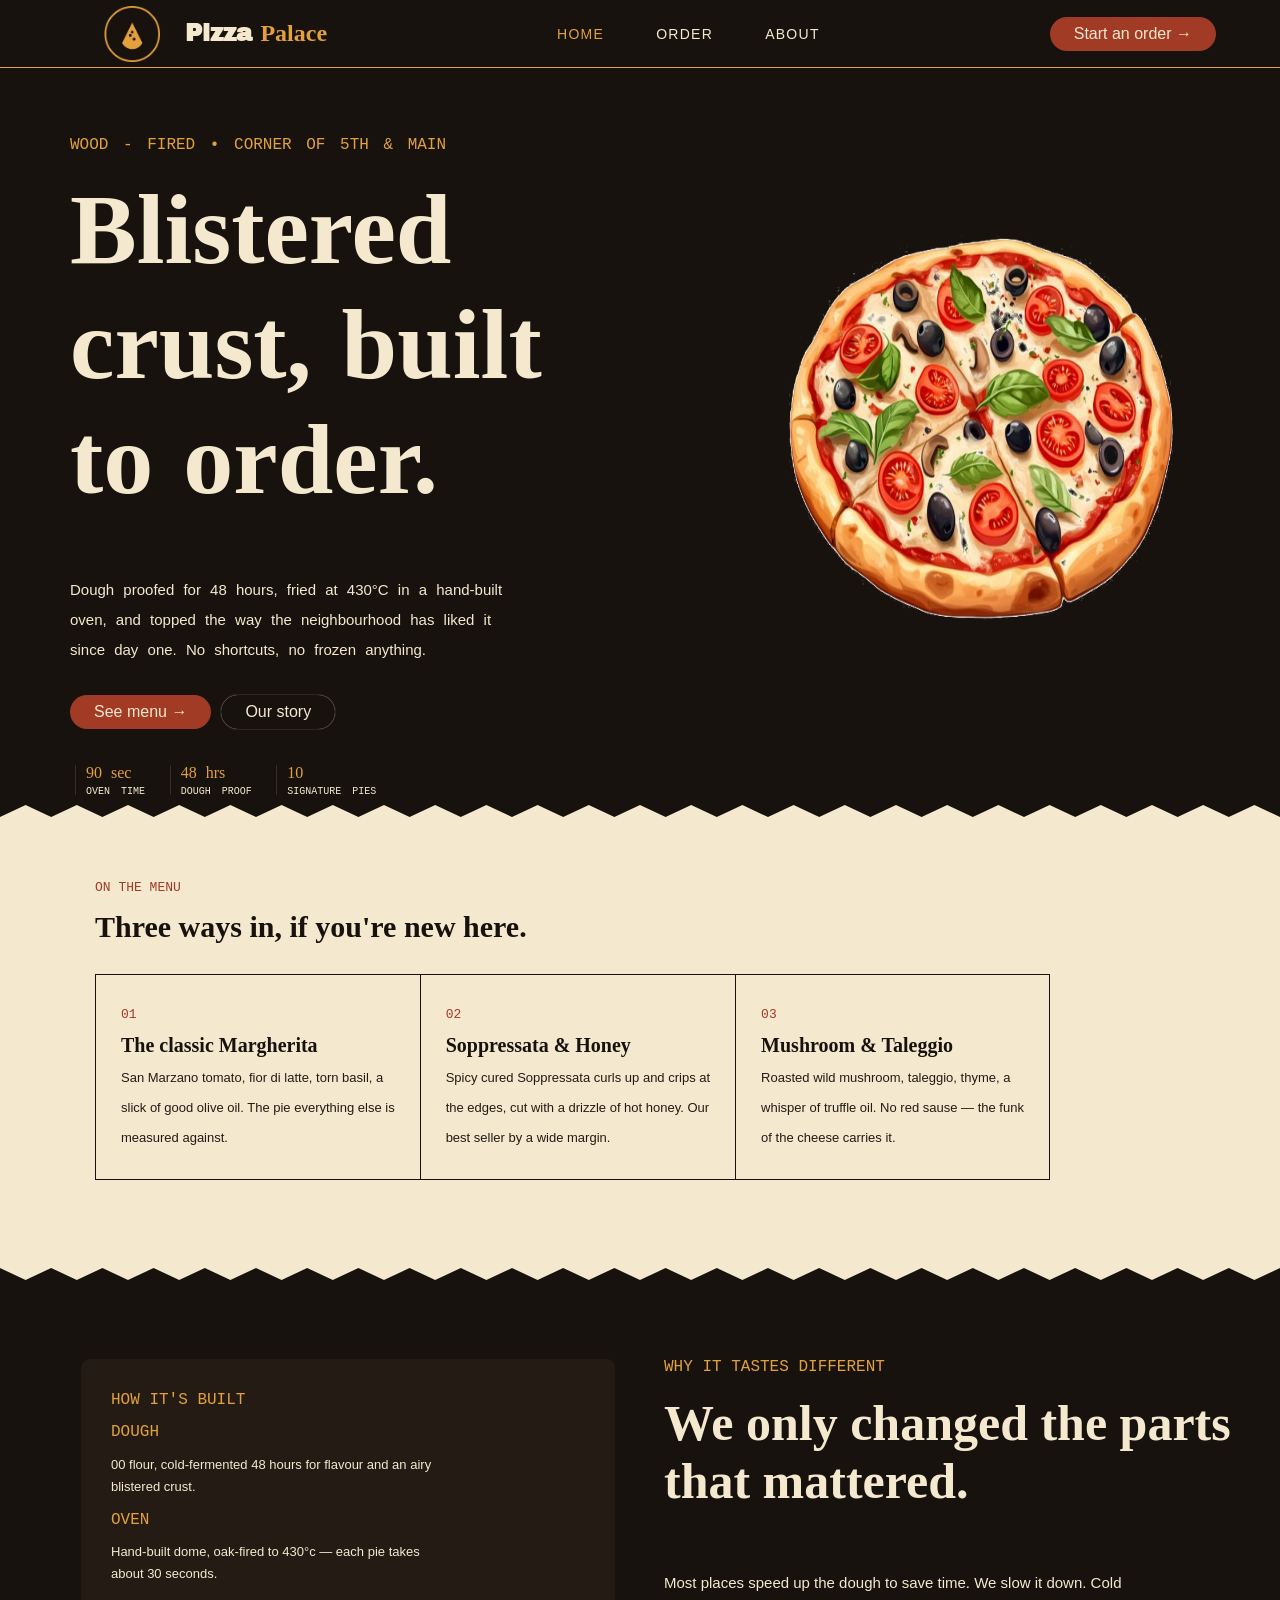
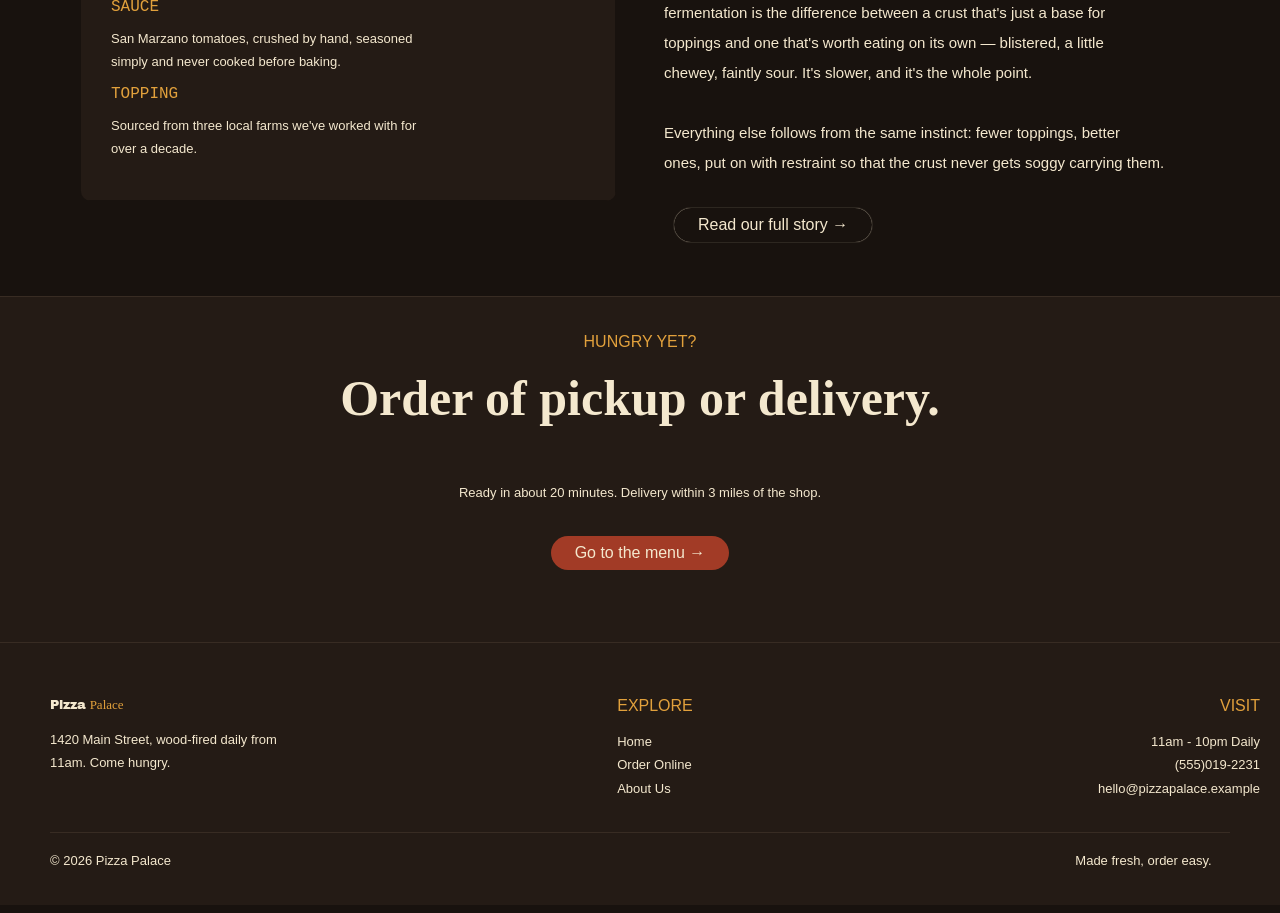
<file: index.html>
<!DOCTYPE html>
<html lang="en">

<head>
    <meta charset="UTF-8">
    <meta name="viewport" content="width=device-width, initial-scale=1.0">
    <title>Pizza Palace</title>
    <link rel="stylesheet" href="css/main.css">
    <link rel="preconnect" href="https://fonts.googleapis.com">
    <link rel="preconnect" href="https://fonts.gstatic.com" crossorigin>
    <link
        href="https://fonts.googleapis.com/css2?family=Archivo+Black&family=Cinzel:wght@400..900&family=Elsie:wght@400;900&display=swap"
        rel="stylesheet">
</head>

<body>
    <header class="header-main">
        <nav class="header-main-nav">
            <div class="logo">
                <img src="pizza-palace-icon-only.png" alt="Pizza Palace" height="90px">
                <p>
                <h1>Pizza <span-1>Palace</span-1></h1>
                </p>
            </div>
            <ul id="site-menu">
                <li><a href="index.html">HOME</a></li>
                <li><a href="order.html">ORDER</a></li>
                <li><a href="about.html">ABOUT</a></li>
            </ul>
            <div class="start-btt">
                <a href="order.html">
                    <button class="start-bt">Start an order →</button>
                </a>
            </div>
            <button class="menu-toggle" type="button" aria-expanded="false" aria-controls="site-menu">
                <span></span>
                <span></span>
                <span></span>
                <span class="sr-only">Open menu</span>
            </button>
        </nav>

    </header>
    <br>
    <br>
    <header>
        <div class="container">
            <div class="main">
                <img src="pizza icon black.png" alt="pizza palace" width="400px" height="600px" class="side-image">
                <p>WOOD - FIRED • CORNER OF 5TH & MAIN</p>
                <br>
                <span>
                    <p>
                    <h1>Blistered<br /> crust, built<br /> to order.</h1>
                    </p>
                </span>
                </br>
                <span-2>
                    <p>Dough proofed for 48 hours, fried at 430°C in a hand-built</br> oven, and topped the way the
                        neighbourhood has liked it</br> since day one. No shortcuts, no frozen anything.</p>
                </span-2>
                </br>
                <nav class="main-nav">
                    <a href="order.html">
                        <button class="main-nav-bt">See menu →</button>
                    </a>
                    <a href="about.html">
                        <button class="nav-btt">Our story</button>
                    </a>
                </nav>
                <br>
                <br>
                <div class="text">
                    <div> 90 sec</div>
                    <div> <span-3>OVEN TIME</span-3></div>
                </div>
                <div class="text">
                    <div> 48 hrs</div>
                    <div><span-3>DOUGH PROOF</span-3></div>
                </div>
                <div class="text">
                    <div>10</div>
                    <div><span-3>SIGNATURE PIES</span-3></div>
                </div>
            </div>
        </div>
        <div class="mid">
            <div class="half">
                <br>
                <br>
                <br>
                <br>
                <br>
                <p class="mid-text">ON THE MENU</p>
                <br>
                <table>
                    <caption><span-7>Three ways in, if you're new here.</span-7> </caption>
                    <thead>
                        <tr>
                            <td>01<br> <span-4>The classic Margherita</span-4> <br><span-5>San Marzano tomato,
                                    fior di latte, torn basil, a<br> slick of good olive oil. The pie everything
                                    else is<br> measured against.</span-5></td>
                            <td>02<br> <span-4>Soppressata & Honey</span-4> <br><span-5>Spicy cured Soppressata
                                    curls up and crips at<br> the edges, cut with a drizzle of hot honey.
                                    Our<br> best seller by a wide margin.</span-5></td>
                            <td>03<br> <span-4>Mushroom & Taleggio</span-4> <br><span-5>Roasted wild mushroom,
                                    taleggio, thyme, a<br> whisper of truffle oil. No red sause — the funk<br>
                                    of the cheese carries it.</span-5></td>
                        </tr>
                    </thead>
                </table>
            </div>
    </header>
    <div class="lower-content">
        <table>
            <colgroup>
                <col span="1" class="idnm" />
            </colgroup>
            <tr>
                <td>
                    <div class="foot-table">HOW IT'S BUILT</div><br><br>
                    <div class="foot-table">DOUGH</div>
                    <div class="foot-table"><span-6>00 flour, cold-fermented 48 hours for flavour and an airy<br>
                            blistered crust.</span-6></div><br>
                    <div class="foot-table">OVEN</div>
                    <div class="foot-table"><span-6>Hand-built dome, oak-fired to 430°c — each pie takes<br> about 30
                            seconds.</span-6></div><br>
                    <div class="foot-table">SAUCE</div>
                    <div class="foot-table"><span-6>San Marzano tomatoes, crushed by hand, seasoned<br> simply and never
                            cooked before baking.</span-6></div><br>
                    <div class="foot-table">TOPPING</div>
                    <div class="foot-table"><span-6>Sourced from three local farms we've worked with for<br> over a
                            decade.</span-6></div>
                </td>
            </tr>
        </table>
        <div class="side-text">
            <p>WHY IT TASTES DIFFERENT</p>
            <br>
            <span>
                <p>We only changed the parts that mattered.</p>
            </span>
            <br>
            <span-2>
                <p>Most places speed up the dough to save time. We slow it down. Cold<br> fermentation is the difference
                    between a crust that's just a base for<br> toppings and one that's worth eating on its own —
                    blistered, a little<br> chewey, faintly sour. It's slower, and it's the whole point.</p>
            </span-2>
            <br>
            <span-2>
                <p>Everything else follows from the same instinct: fewer toppings, better<br> ones, put on with
                    restraint so that the crust never gets soggy carrying them.</p>
            </span-2>
            <br>
            <nav>
                <a href="about.html">
                    <button class="nav-btt">Read our full story → </button>
                </a>
            </nav>
            <br>
            <br>
            <br>
        </div>
    </div>
    <hr class="line">
</body>
<footer class="footer">
    <div class="last">
        <br>
        <br>
        <p align="center">HUNGRY YET?</p>
        <br>
        <span>
            <p align="center">Order of pickup or delivery.</p>
        </span>
        <br>
        <span-6>
            <p align="center">Ready in about 20 minutes. Delivery within 3 miles of the shop.</p>
        </span-6>
        <br>
        <br>
        <nav>
            <a href="order.html">
                <button class="last-bt">Go to the menu →</button>
            </a>
        </nav>
        <br>
        <br>
        <br>
        <br>
        <hr class="line">
        <br>
        <br>
        <br>
        <div class="last-text">
            <div class="bottom">
                <div>
                    <p><span-8>Pizza</span-8> <span-1>Palace</span-1></p>
                </div>
                <br>
                <div><span-6>1420 Main Street, wood-fired daily from<br> 11am. Come hungry.</span-6></div>
            </div>
            <div class="bottom">
                <div><span-9>EXPLORE</span-9></div>
                <br>
                <div><span-6><a href="index.html">Home</a><br> <a href="order.html">Order Online</a><br> <a href="about.html">About Us</a></span-6></div>
            </div>
            <div class="bottom">
                <div><span-9>VISIT</span-9></div>
                <br>
                <div><span-6>11am - 10pm Daily<br> (555)019-2231<br> hello@pizzapalace.example</span-6></div>
            </div>
        </div>
        <hr class="short-centered">
        <br>
        <span-6 class="copyright">&copy; 2026 Pizza Palace</span-6>
        <span-6 class="remark">Made fresh, order easy.</span-6>
    </div>
    <br>
    <br>
</footer>
<script src="script.js"></script>

</html>
</file>
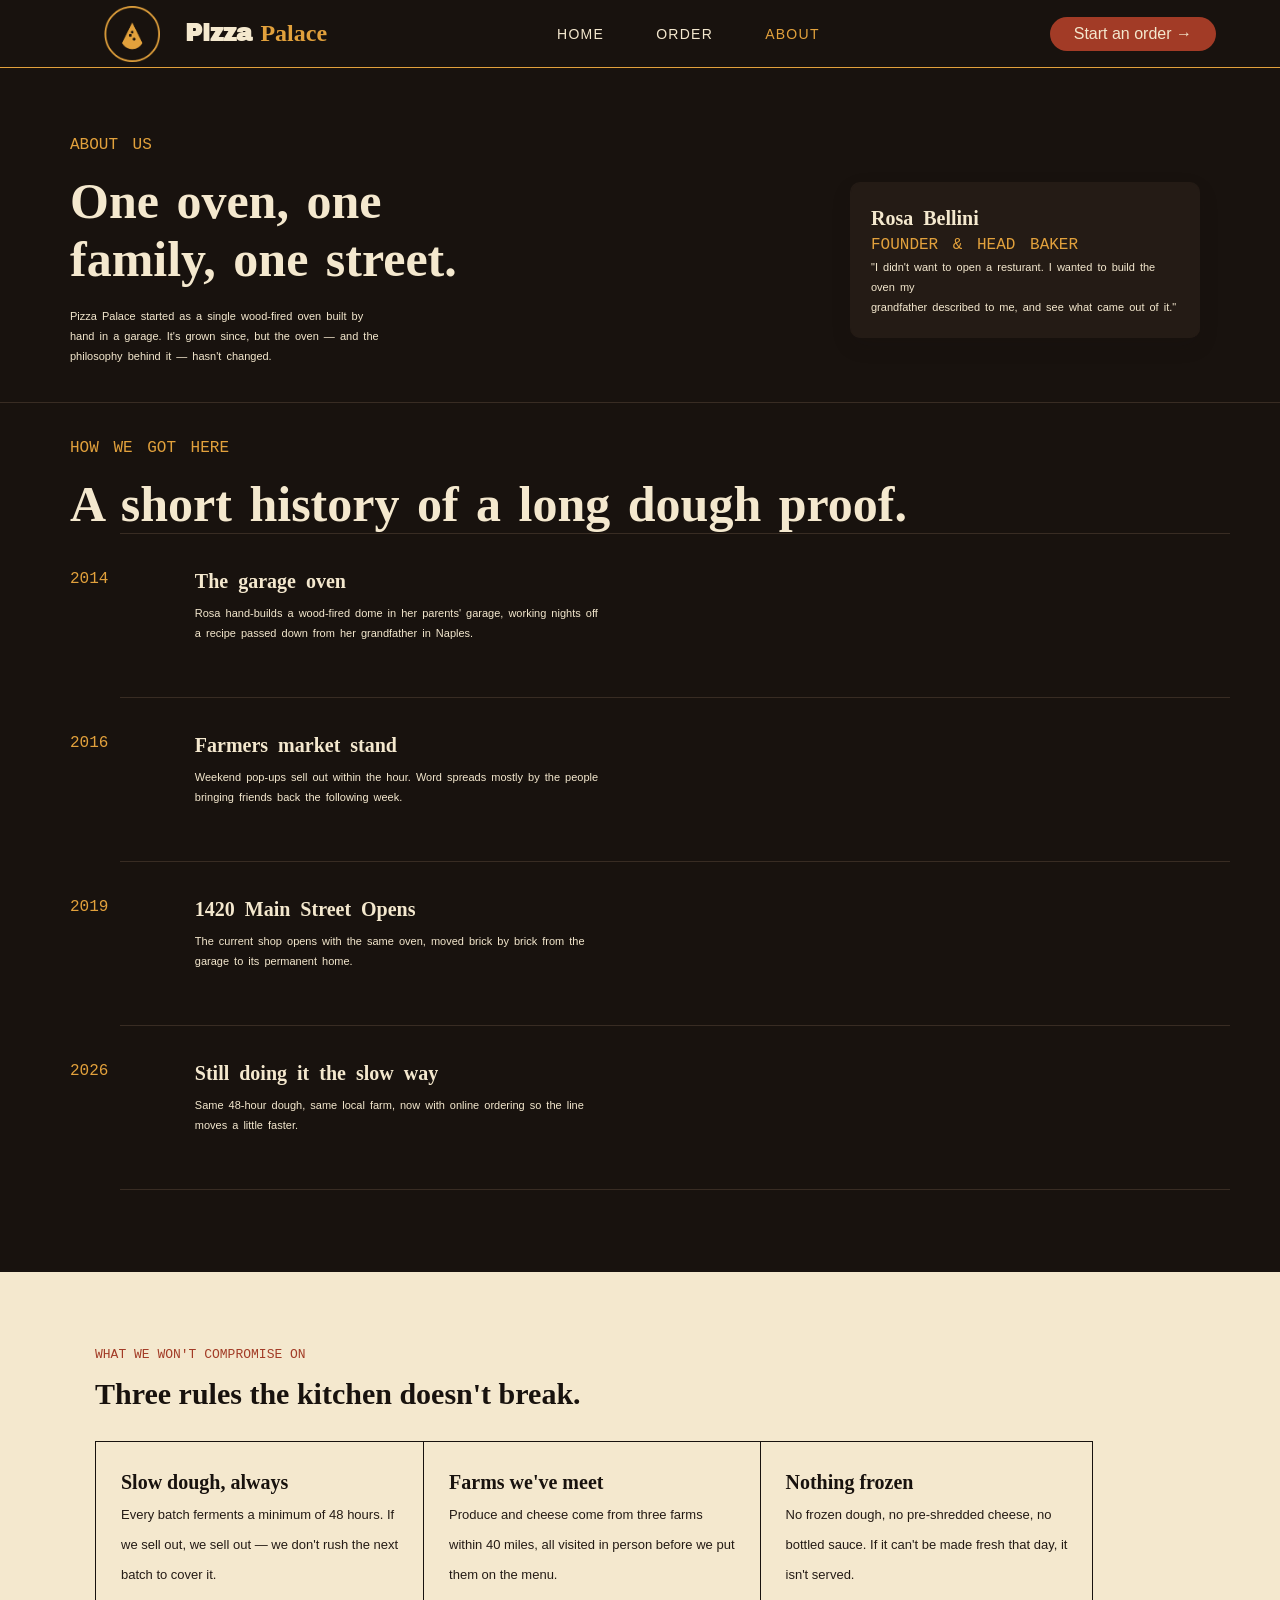
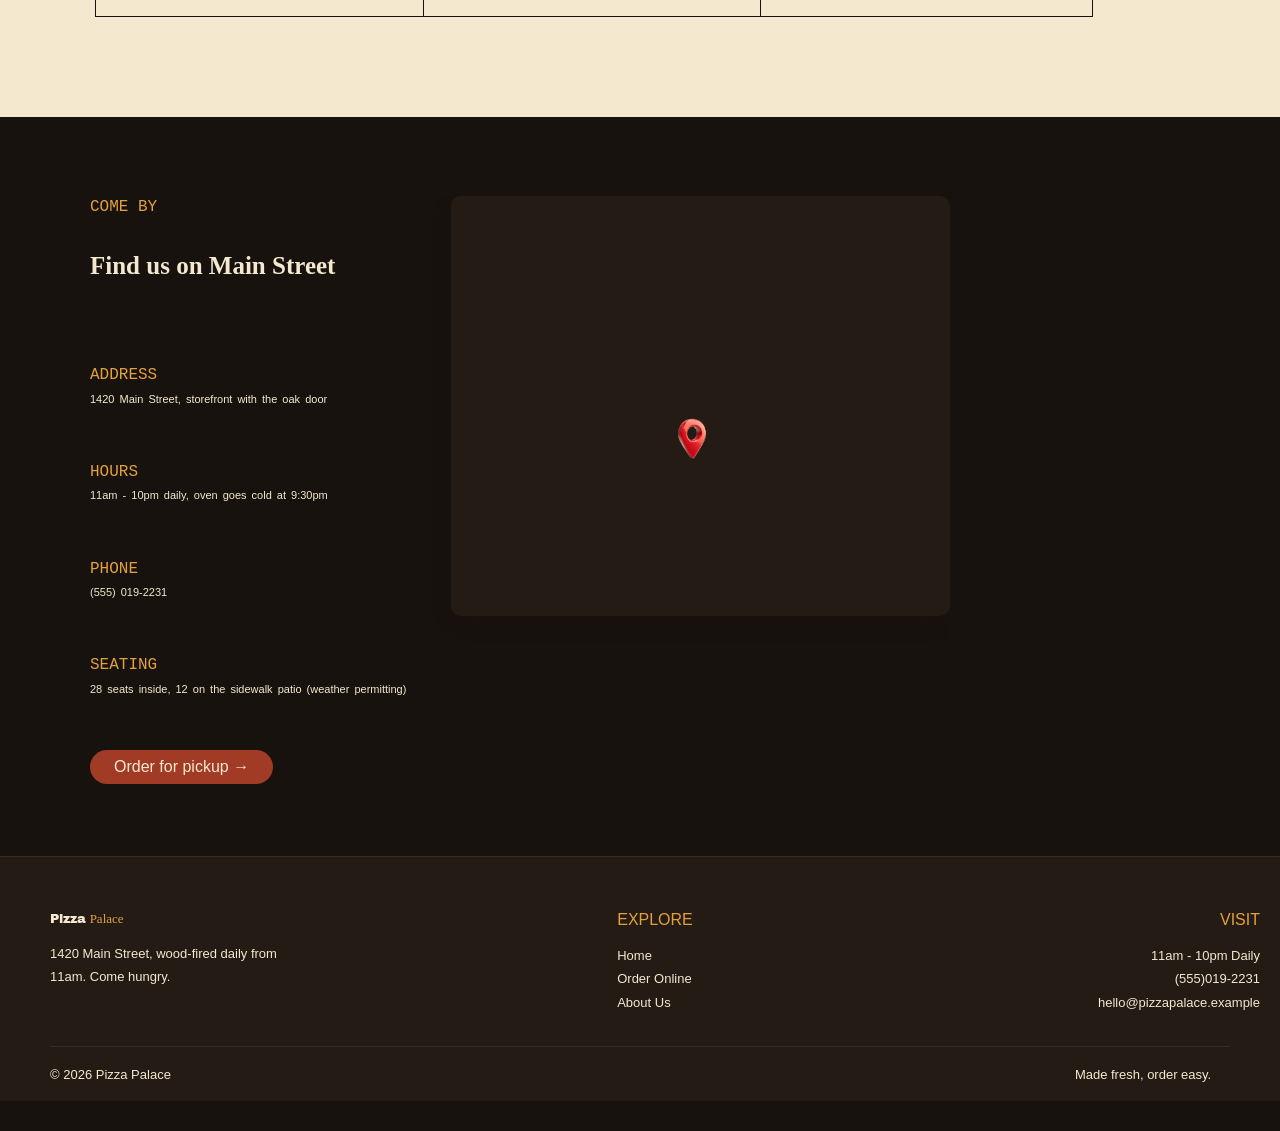
<file: about.html>
<!DOCTYPE html>
<html lang="en">

<head>
    <meta charset="UTF-8">
    <meta name="viewport" content="width=device-width, initial-scale=1.0">
    <title>About Us</title>
    <link rel="stylesheet" href="style.css">
    <link
        href="https://fonts.googleapis.com/css2?family=Archivo+Black&family=Cinzel:wght@400..900&family=Elsie:wght@400;900&display=swap"
        rel="stylesheet">
</head>

<body>
    <header class="header-main">
        <nav class="header-main-nav">
            <div class="logo">
                <img src="pizza-palace-icon-only.png" alt="Pizza Palace" height="90px">
                <p>
                <h1>Pizza <span-1>Palace</span-1></h1>
                </p>
            </div>
            <ul id="site-menu">
                <li><a href="index.html">HOME</a></li>
                <li><a href="order.html">ORDER</a></li>
                <li><a href="about.html">ABOUT</a></li>
            </ul>
            <div class="start-btt">
                <a href="order.html">
                    <button class="start-bt">Start an order →</button>
                </a>
            </div>
            <button class="menu-toggle" type="button" aria-expanded="false" aria-controls="site-menu">
                <span></span>
                <span></span>
                <span></span>
                <span class="sr-only">Open menu</span>
            </button>
        </nav>

    </header>
    <br>
    <br>
    <header>
        <div class="container">
            <div class="main">
                <p>ABOUT US</p>
                <div class="about-section">
                    <div class="about-text-wrapper">
                        <br>
                        <span>
                            <h1>One oven, one<br> family, one street.</h1>
                        </span>
                        <br>
                        <span-2>
                            <p>Pizza Palace started as a single wood-fired oven built by<br> hand in a garage. It's
                                grown since,
                                but
                                the
                                oven — and the<br> philosophy behind it — hasn't changed.</p>
                        </span-2>
                    </div>
                    <table>
                        <colgroup>
                            <col span="1" class="idnm" />
                        </colgroup>
                        <tr>
                            <td>
                                <span-3>Rosa Bellini</span-3><br>
                                <p>FOUNDER & HEAD BAKER</p>
                                <span-2>"I didn't want to open a resturant. I wanted to build the oven my<br>
                                    grandfather
                                    described to me, and see what came out of it."</span-2>
                            </td>
                        </tr>
                    </table>
                </div>
                <br>
                <br>
            </div>
            <div class="line">
                <hr>
            </div>
            <br>
            <br>
            <div class="main">
                <p>HOW WE GOT HERE</p>
                <br>
                <span>
                    <h1>A short history of a long dough proof.</h1>
                </span>
                <hr class="short-centered">
                <br>
                <br>
                <div class="about">
                    <div class="about-class">
                        <p>2014</p>
                        <div class="about-text">
                            <span-3>The garage oven</span-3>
                            <span-2>Rosa hand-builds a wood-fired dome in her parents' garage, working nights off<br> a
                                recipe
                                passed
                                down from her grandfather in Naples.</span-2>
                        </div>
                    </div>
                    <br>
                    <br>
                    <br>
                    <hr class="short-centered">
                    <br>
                    <br>
                    <div class="about-class">
                        <p>2016</p>
                        <div class="about-text">
                            <span-3>Farmers market stand</span-3>
                            <span-2>Weekend pop-ups sell out within the hour. Word spreads mostly by the people<br>
                                bringing
                                friends
                                back the following week.</span-2>
                        </div>
                    </div>
                    <br>
                    <br>
                    <br>
                    <hr class="short-centered">
                    <br>
                    <br>
                    <div class="about-class">
                        <p>2019</p>
                        <div class="about-text">
                            <span-3>1420 Main Street Opens</span-3>
                            <span-2>The current shop opens with the same oven, moved brick by brick from the<br> garage
                                to
                                its
                                permanent home.</span-2>
                        </div>
                    </div>
                    <br>
                    <br>
                    <br>
                    <hr class="short-centered">
                    <br>
                    <br>
                    <div class="about-class">
                        <p>2026</p>
                        <div class="about-text">
                            <span-3>Still doing it the slow way</span-3>
                            <span-2>Same 48-hour dough, same local farm, now with online ordering so the line<br> moves
                                a
                                little
                                faster.</span-2>
                        </div>
                    </div>
                    <br>
                    <br>
                    <br>
                    <hr class="short-centered">
                    <br>
                    <br>
                    <br>
                    <br>
                </div>
            </div>
        </div>
        <div class="mid">
            <div class="half">
                <br>
                <br>
                <br>
                <br>
                <br>
                <p class="mid-text">WHAT WE WON'T COMPROMISE ON</p>
                <br>
                <table>
                    <caption><span-7>Three rules the kitchen doesn't break.</span-7> </caption>
                    <thead>
                        <tr>
                            <td> <span-4>Slow dough, always</span-4> <br><span-5>Every batch ferments a minimum of 48
                                    hours.
                                    If<br> we sell out, we sell out — we don't rush the next<br> batch to cover
                                    it.</span-5>
                            </td>
                            <td> <span-4>Farms we've meet</span-4> <br><span-5>Produce and cheese come from three
                                    farms<br>
                                    within 40 miles, all visited in person before we put<br> them on the menu.</span-5>
                            </td>
                            <td> <span-4>Nothing frozen</span-4> <br><span-5>No frozen dough, no pre-shredded cheese,
                                    no<br>
                                    bottled sauce. If it can't be made fresh that day, it<br> isn't served.</span-5>
                            </td>
                        </tr>
                    </thead>
                </table>
            </div>
    </header>
    <div class="side-text">
        <table>
            <colgroup>
                <col span="1" class="idnm" />
            </colgroup>
            <tr>
                <td> <img src="location-pin-transparent.png" alt="pizza palace location" width="50px" height="50px" style="margin-left: 200px; margin-top: 200px;"></td>
            </tr>
        </table>
        <div class="side-copy">
            <p>COME BY</p>
            <br>
            <span>Find us on Main Street</span>
            <br>
            <br>
            <br>
            <p>ADDRESS</p>
            <span-2>1420 Main Street, storefront with the oak door</span-2>
            <br>
            <br>
            <p>HOURS</p>
            <span-2>11am - 10pm daily, oven goes cold at 9:30pm</span-2>
            <br>
            <br>
            <p>PHONE</p>
            <span-2>(555) 019-2231</span-2>
            <br>
            <br>
            <p>SEATING</p>
            <span-2>28 seats inside, 12 on the sidewalk patio (weather permitting)</span-2>
            <br>
            <br>
            <nav>
                <a href="order.html">
                    <button class="start-bt">Order for pickup → </button>
                </a>
            </nav>
        </div>
    </div>
    <br>
    <br>
    <br>
    <br>
    <hr class="line">
</body>
<footer class="footer">
    <br>
    <br>
    <br>
    <div class="last-text">
        <div class="bottom">
            <div>
                <p><span-8>Pizza</span-8> <span-1>Palace</span-1></p>
            </div>
            <br>
            <div><span-6>1420 Main Street, wood-fired daily from<br> 11am. Come hungry.</span-6></div>
        </div>
        <div class="bottom">
            <div><span-9>EXPLORE</span-9></div>
            <br>
            <div><span-6><a href="index.html">Home</a><br> <a href="order.html">Order Online</a><br> <a href="about.html">About Us</a></span-6></div>
        </div>
        <div class="bottom">
            <div><span-9>VISIT</span-9></div>
            <br>
            <div><span-6>11am - 10pm Daily<br> (555)019-2231<br> hello@pizzapalace.example</span-6></div>
        </div>
    </div>
    <hr class="short-centered">
    <br>
    <span-6 class="copyright">&copy; 2026 Pizza Palace</span-6>
    <span-6 class="remark">Made fresh, order easy.</span-6>
    </div>
    <br>
    <br>
</footer>
<script src="script.js"></script>

</html>
</file>
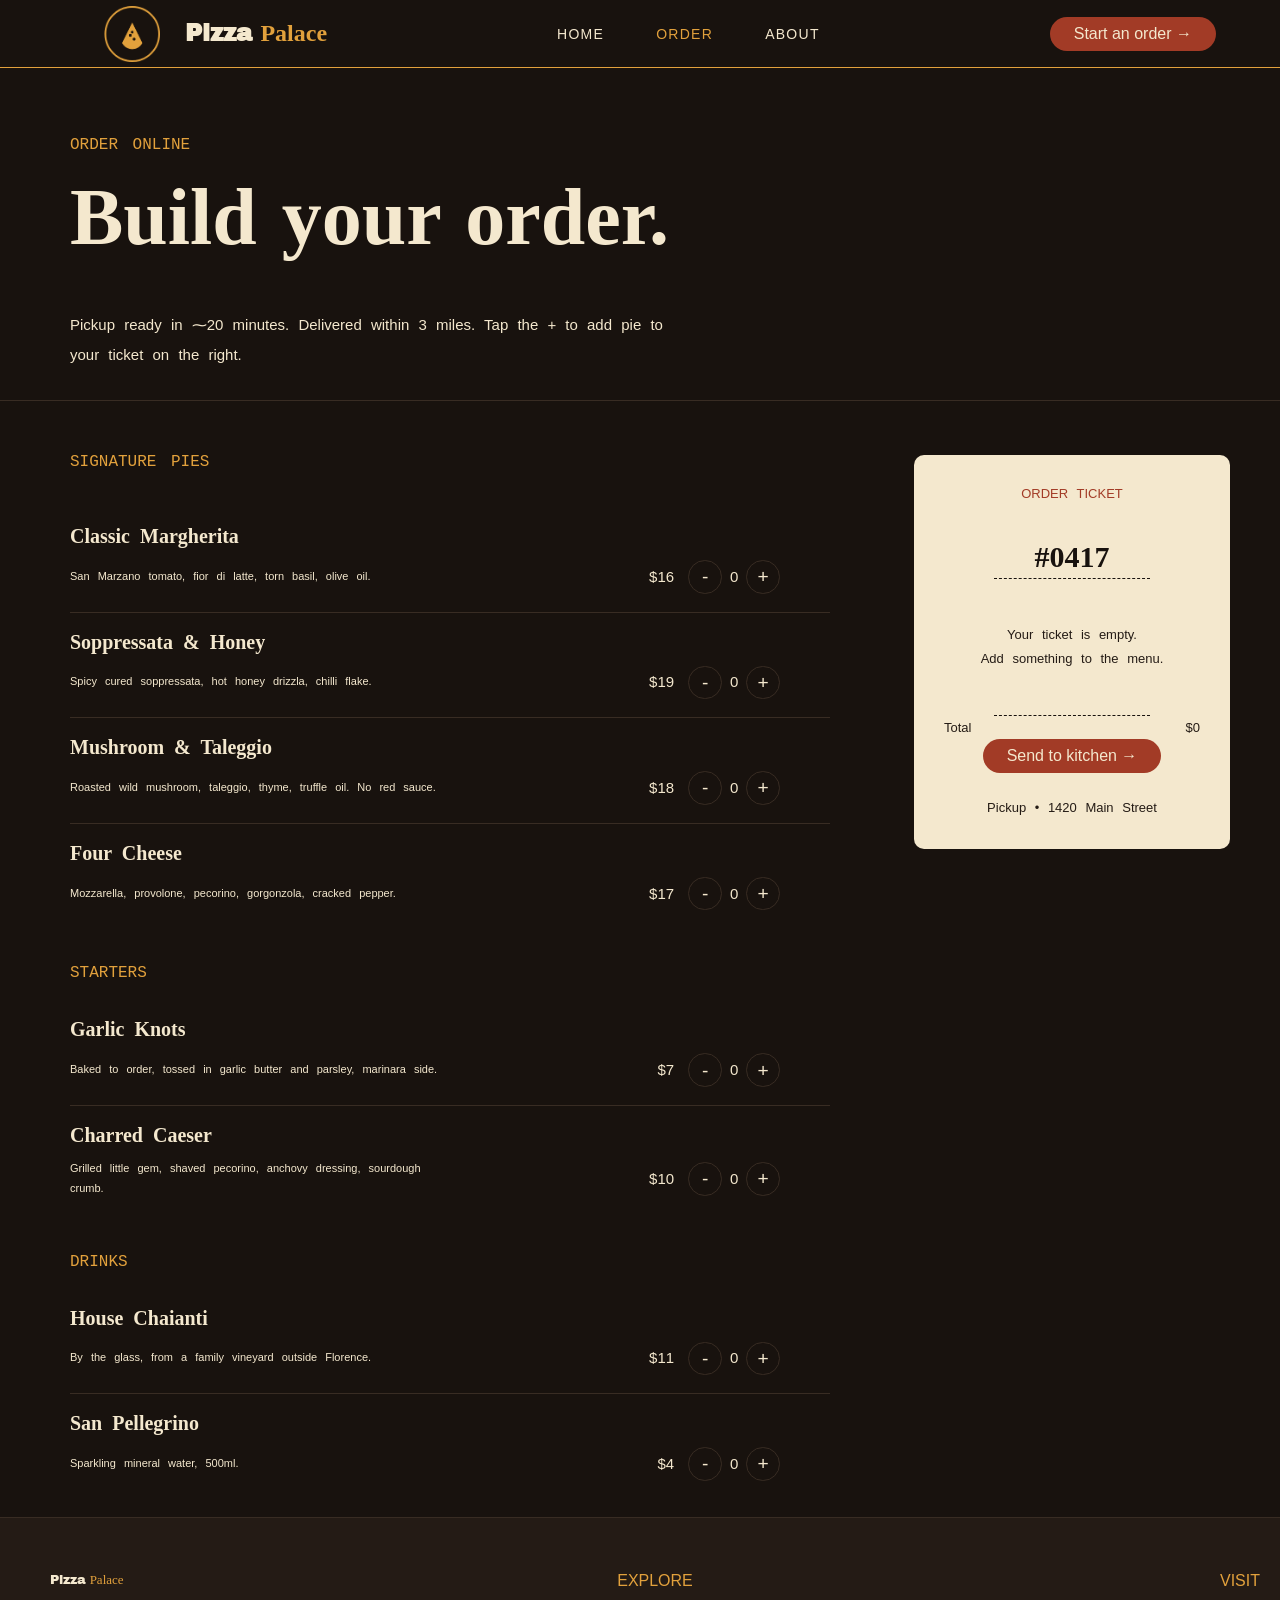
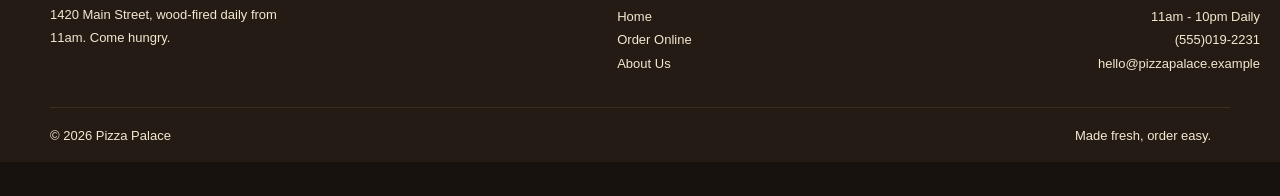
<file: order.html>
<!DOCTYPE html>
<html lang="en">

<head>
    <meta charset="UTF-8">
    <meta name="viewport" content="width=device-width, initial-scale=1.0">
    <title>Order List</title>
    <link rel="stylesheet" href="reset.css">
    <link
        href="https://fonts.googleapis.com/css2?family=Archivo+Black&family=Cinzel:wght@400..900&family=Elsie:wght@400;900&display=swap"
        rel="stylesheet">
</head>

<body>
    <header class="header-main">
        <nav class="header-main-nav">
            <div class="logo">
                <img src="pizza-palace-icon-only.png" alt="Pizza Palace" height="90px">
                <p>
                <h1>Pizza <span-1>Palace</span-1></h1>
                </p>
            </div>
            <ul id="site-menu">
                <li><a href="index.html">HOME</a></li>
                <li><a href="order.html">ORDER</a></li>
                <li><a href="about.html">ABOUT</a></li>
            </ul>
            <div class="start-btt">
                <a href="order.html">
                    <button class="start-bt">Start an order →</button>
                </a>
            </div>
            <button class="menu-toggle" type="button" aria-expanded="false" aria-controls="site-menu">
                <span></span>
                <span></span>
                <span></span>
                <span class="sr-only">Open menu</span>
            </button>
        </nav>

    </header>
    <div class="container">
        <div class="main">
            <br>
            <br>
            <p>ORDER ONLINE</p>
            <br>
            <span>
                <p>
                <h1>Build your order.</h1>
                </p>
            </span>
            <br>
            <span-2>
                <p>Pickup ready in ⁓20 minutes. Delivered within 3 miles. Tap the + to add pie to<br> your ticket on the
                    right.</p>
            </span-2>
            <br>
        </div>
        <div class="line">
            <hr>
        </div>
        <div class="main">
            <br>
            <br>
            <div class="menu-layout">
                <div class="mid">
                    <table>
                        <colgroup>
                            <col span="1" class="idnm">
                        </colgroup>
                        <tr>
                            <td>
                                <div class="half">ORDER TICKET</div>
                                <br>
                                <div class="below">#0417</div>
                                <hr class="dashed-line">
                                <br>
                                <br>
                                <div class="below-text">Your ticket is empty.<br> Add something to the menu.</div>
                                <br>
                                <br>
                                <hr class="dashed-line">
                                <div class="below-text total-line">Total<span-a>$0</span-a></div>
                                <nav class="below-nav"><button class="below-bt">Send to kitchen →</button></nav>
                                <br>
                                <div class="below-text">Pickup • 1420 Main Street</div>
                            </td>
                        </tr>
                    </table>
                </div>
                <div class="side-text">
                    <p>SIGNATURE PIES</p>
                    <br>
                    <br>
                    <br>
                    <div class="product-row">
                        <span-4>Classic Margherita</span-4>
                        <div class="product-line">
                            <span-5>San Marzano tomato, fior di latte, torn basil, olive oil.</span-5>
                            <div class="product-actions">
                                <span-0>$16</span-0>
                                <nav class="order-nav" aria-label="Adjust quantity">
                                    <button class="order-nav-bt" onclick="decreaseCount(this)">-</button>
                                    <span-0 class="count1">0</span-0>
                                    <button class="order-nav-btt" onclick="increaseCount(this)">+</button>
                                </nav>
                            </div>
                        </div>
                    </div>
                    <br>
                    <div class="line">
                        <hr>
                    </div>
                    <br>
                    <div class="product-row">
                        <span-4>Soppressata & Honey</span-4>
                        <div class="product-line">
                            <span-5>Spicy cured soppressata, hot honey drizzla, chilli flake.</span-5>
                            <div class="product-actions">
                                <span-0>$19</span-0>
                                <nav class="order-nav" aria-label="Adjust quantity">
                                    <button class="order-nav-bt" onclick="decreaseCount(this)">-</button>
                                    <span-0 class="count1">0</span-0>
                                    <button class="order-nav-btt" onclick="increaseCount(this)">+</button>
                                </nav>
                            </div>
                        </div>
                    </div>
                    <br>
                    <div class="line">
                        <hr>
                    </div>
                    <br>
                    <div class="product-row">
                        <span-4>Mushroom & Taleggio</span-4>
                        <div class="product-line">
                            <span-5>Roasted wild mushroom, taleggio, thyme, truffle oil. No red sauce.</span-5>
                            <div class="product-actions">
                                <span-0>$18</span-0>
                                <nav class="order-nav" aria-label="Adjust quantity">
                                    <button class="order-nav-bt" onclick="decreaseCount(this)">-</button>
                                    <span-0 class="count1">0</span-0>
                                    <button class="order-nav-btt" onclick="increaseCount(this)">+</button>
                                </nav>
                            </div>
                        </div>
                    </div>
                    <br>
                    <div class="line">
                        <hr>
                    </div>
                    <br>
                    <div class="product-row">
                        <span-4>Four Cheese</span-4>
                        <div class="product-line">
                            <span-5>Mozzarella, provolone, pecorino, gorgonzola, cracked pepper.</span-5>
                            <div class="product-actions">
                                <span-0>$17</span-0>
                                <nav class="order-nav" aria-label="Adjust quantity">
                                    <button class="order-nav-bt" onclick="decreaseCount(this)">-</button>
                                    <span-0 class="count1">0</span-0>
                                    <button class="order-nav-btt" onclick="increaseCount(this)">+</button>
                                </nav>
                            </div>
                        </div>
                    </div>
                    <br>
                    <br>
                    <br>
                    <p>STARTERS</p>
                    <br>
                    <br>
                    <div class="product-row">
                        <span-4>Garlic Knots</span-4>
                        <div class="product-line">
                            <span-5>Baked to order, tossed in garlic butter and parsley, marinara side.</span-5>
                            <div class="product-actions">
                                <span-0>$7</span-0>
                                <nav class="order-nav" aria-label="Adjust quantity">
                                    <button class="order-nav-bt" onclick="decreaseCount(this)">-</button>
                                    <span-0 class="count1">0</span-0>
                                    <button class="order-nav-btt" onclick="increaseCount(this)">+</button>
                                </nav>
                            </div>
                        </div>
                    </div>
                    <br>
                    <div class="line">
                        <hr>
                    </div>
                    <br>
                    <div class="product-row">
                        <span-4>Charred Caeser</span-4>
                        <div class="product-line">
                            <span-5>Grilled little gem, shaved pecorino, anchovy dressing, sourdough<br>
                                crumb.</span-5>
                            <div class="product-actions">
                                <span-0>$10</span-0>
                                <nav class="order-nav" aria-label="Adjust quantity">
                                    <button class="order-nav-bt" onclick="decreaseCount(this)">-</button>
                                    <span-0 class="count1">0</span-0>
                                    <button class="order-nav-btt" onclick="increaseCount(this)">+</button>
                                </nav>
                            </div>
                        </div>
                    </div>
                    <br>
                    <br>
                    <br>
                    <p>DRINKS</p>
                    <br>
                    <br>
                    <div class="product-row">
                        <span-4>House Chaianti</span-4>
                        <div class="product-line">
                            <span-5>By the glass, from a family vineyard outside Florence.</span-5>
                            <div class="product-actions">
                                <span-0>$11</span-0>
                                <nav class="order-nav" aria-label="Adjust quantity">
                                    <button class="order-nav-bt" onclick="decreaseCount(this)">-</button>
                                    <span-0 class="count1">0</span-0>
                                    <button class="order-nav-btt" onclick="increaseCount(this)">+</button>
                                </nav>
                            </div>
                        </div>
                    </div>
                    <br>
                    <div class="line">
                        <hr>
                    </div>
                    <br>
                    <div class="product-row">
                        <span-4>San Pellegrino</span-4>
                        <div class="product-line">
                            <span-5>Sparkling mineral water, 500ml.</span-5>
                            <div class="product-actions">
                                <span-0>$4</span-0>
                                <nav class="order-nav" aria-label="Adjust quantity">
                                    <button class="order-nav-bt" onclick="decreaseCount(this)">-</button>
                                    <span-0 class="count1">0</span-0>
                                    <button class="order-nav-btt" onclick="increaseCount(this)">+</button>
                                </nav>
                            </div>
                        </div>
                    </div>
                    <br>
                    <br>

                </div>
            </div>
        </div>
        <hr class="line">
</body>
<footer class="footer">
    <br>
    <br>
    <br>
    <div class="last-text">
        <div class="bottom">
            <div>
                <p><span-8>Pizza</span-8> <span-1>Palace</span-1></p>
            </div>
            <br>
            <div><span-6>1420 Main Street, wood-fired daily from<br> 11am. Come hungry.</span-6></div>
        </div>
        <div class="bottom">
            <div><span-9>EXPLORE</span-9></div>
            <br>
            <div><span-6><a href="index.html">Home</a><br> <a href="order.html">Order Online</a><br> <a href="about.html">About Us</a></span-6></div>
        </div>
        <div class="bottom">
            <div><span-9>VISIT</span-9></div>
            <br>
            <div><span-6>11am - 10pm Daily<br> (555)019-2231<br> hello@pizzapalace.example</span-6></div>
        </div>
    </div>
    <hr class="short-centered">
    <br>
    <span-6 class="copyright">&copy; 2026 Pizza Palace</span-6>
    <span-6 class="remark">Made fresh, order easy.</span-6>
    <br>
    <br>
    </div>
</footer>
<script src="script.js"></script>

</html>
</file>
<file: css/main.css>
* {
    margin: 0;
    padding: 0;
}

.container {
    min-height: 100%;
    flex: 1;
}


.main img {
    float: right;
    margin-right: 100px;

}


.main {
    word-spacing: 5px;
    color: #e2a13c;
    margin-left: 70px;
    font-family: "JetBrains Mono", monospace;
    font-optical-sizing: auto;
    font-weight: 400;
    font-style: normal;
    background-color: #18120e;
    overflow: hidden;
}

.main-nav {
    display: flex;
}

.main-nav-bt {
    padding: 0.5rem 1.5rem;
    border-radius: 30px;
    background: #A23B26;
    color: #f4e8ce;
    border: none;
    font-weight: 600;
    font-size: 1rem;
    cursor: pointer;
    font-family: "Josefin Sans", sans-serif;
    font-optical-sizing: auto;
    font-weight: 500;
    font-style: normal
}

.nav-btt {
    padding: 0.5rem 1.5rem;
    border-radius: 30px;
    background: #18120e;
    color: #f4e8ce;
    border: none;
    box-shadow: 0 0 1px #f4e8ce;
    font-weight: 600;
    font-size: 1rem;
    cursor: pointer;
    margin-left: 10px;
    font-family: "Josefin Sans", sans-serif;
    font-optical-sizing: auto;
    font-weight: 500;
    font-style: normal
}

.start-btt {
    display: flex;
    align-items: center;
}

.start-bt {
    padding: 0.5rem 1.5rem;
    border-radius: 30px;
    background: #A23B26;
    color: #f4e8ce;
    border: none;
    font-weight: 600;
    font-size: 1rem;
    cursor: pointer;
    font-family: "Josefin Sans", sans-serif;
    font-optical-sizing: auto;
    font-weight: 500;
    font-style: normal
}

span {
    color: #f4e8ce;
    font-size: 50px;
    font-family: "Fraunces", serif;
    font-optical-sizing: auto;
    font-weight: 700;
    font-style: normal;
}


h2 {
    font-weight: 500;
    font-size: 20px;
}

body {
    background-color: #18120e;
    overflow-x: hidden;
    width: 100%;
}

a {
    color: #f4e8ce;
    cursor: pointer;
    text-decoration: none;
}

.header-main {
    background-color: #18120e;
    width: 100%;
    height: 100px;
    display: flex;
    justify-content: space-between;
}

.logo {
    width: fit-content;
    height: 100%;
    padding-left: 40px;
    display: flex;
    color: #f4e8ce;
    align-items: center;
    font-family: "Archivo Black", sans-serif;
    font-weight: 400;
    font-style: normal;
}

.logo h1 {
    margin: 0;
}

span-1 {
    color: #e2a13c;
    font-family: "Caveat", cursive;
    font-optical-sizing: auto;
    font-style: normal;
}

span-2 {
    color: #f4e8ce;
    line-height: 30px;
    font-family: "Space Grotesk", sans-serif;
    font-optical-sizing: auto;
    font-weight: 400;
    font-style: normal;
    font-size: 15px;
}

span-3 {
    color: #f4e8ce;
    font-family: "JetBrains Mono", monospace;
    font-optical-sizing: auto;
    font-weight: 400;
    font-style: normal;
    font-size: 10px;
}

.text {
    display: flex;
    flex-direction: column;
    line-height: 1;
    display: inline-flex;
    vertical-align: middle;
    font-family: "Fraunces", serif;
    font-optical-sizing: auto;
    font-weight: 400;
    font-style: normal;
    font-optical-sizing: 50px;
    border: none;
    border-left: 1px solid #382c23;
    height: 30px;
    display: inline-block;
    margin: 0 5px;
    padding-left: 10px;
}


.logo img {
    margin-right: 25px;
    width: auto;
    height: 56px;
    max-width: 100%;
    object-fit: contain;
    object-position: center;
}

.header-main-nav {
    width: 100%;
    padding: 1rem 5%;
    border-bottom: 1px solid #e2a13c;
    margin-bottom: 2rem;
    display: flex;
    align-items: center;
    justify-content: space-between;
}



.header-main-nav ul {
    list-style: none;
    display: flex;
    gap: 2rem;
    margin-right: 0;
}

.header-main-nav ul li {
    display: inline;
    float: left;
}

.header-main-nav ul li a {
    padding: 0 10px;
    line-height: 50px;
    display: block;
    height: 100%;
    position: relative;
    text-decoration: none;
    color: #f4e8ce;
    font-family: "Space Grotesk", sans-serif;
    font-optical-sizing: auto;
    font-weight: 400;
    font-style: normal;
    font-size: 14px;
    text-decoration: none;
    letter-spacing: 0.08rem;
}

.header-main-nav ul li a:hover {
    color: #e2a13c;
    text-decoration: underline;
    text-underline-offset: 9px;
}

.header-main-nav ul li a.selected {
    color: #e2a13c;
}

.mid {
    background-color: #f4e8ce;
    color: #A23B26;
    font-family: "Fira Sans", sans-serif;
    font-weight: 400;
    font-style: normal;
    font-size: small;
    min-height: auto;
    margin-top: 10px;
    margin-bottom: 78px;
    clip-path: polygon(0 12px, 2% 0, 4% 12px, 6% 0, 8% 12px, 10% 0, 12% 12px,
            14% 0, 16% 12px, 18% 0, 20% 12px, 22% 0, 24% 12px,
            26% 0, 28% 12px, 30% 0, 32% 12px, 34% 0, 36% 12px,
            38% 0, 40% 12px, 42% 0, 44% 12px, 46% 0, 48% 12px,
            50% 0, 52% 12px, 54% 0, 56% 12px, 58% 0, 60% 12px,
            62% 0, 64% 12px, 66% 0, 68% 12px, 70% 0, 72% 12px,
            74% 0, 76% 12px, 78% 0, 80% 12px, 82% 0, 84% 12px,
            86% 0, 88% 12px, 90% 0, 92% 12px, 94% 0, 96% 12px,
            98% 0, 100% 12px,
            100% calc(100% - 12px), 98% 100%, 96% calc(100% - 12px),
            94% 100%, 92% calc(100% - 12px), 90% 100%, 88% calc(100% - 12px),
            86% 100%, 84% calc(100% - 12px), 82% 100%, 80% calc(100% - 12px),
            78% 100%, 76% calc(100% - 12px), 74% 100%, 72% calc(100% - 12px),
            70% 100%, 68% calc(100% - 12px), 66% 100%, 64% calc(100% - 12px),
            62% 100%, 60% calc(100% - 12px), 58% 100%, 56% calc(100% - 12px),
            54% 100%, 52% calc(100% - 12px), 50% 100%, 48% calc(100% - 12px),
            46% 100%, 44% calc(100% - 12px), 42% 100%, 40% calc(100% - 12px),
            38% 100%, 36% calc(100% - 12px), 34% 100%, 32% calc(100% - 12px),
            30% 100%, 28% calc(100% - 12px), 26% 100%, 24% calc(100% - 12px),
            22% 100%, 20% calc(100% - 12px), 18% 100%, 16% calc(100% - 12px),
            14% 100%, 12% calc(100% - 12px), 10% 100%, 8% calc(100% - 12px),
            6% 100%, 4% calc(100% - 12px), 2% 100%, 0 calc(100% - 12px));
}

.mid-text {
    margin-left: 95px;
}

.half {
    font-family: "JetBrains Mono", monospace;
    font-optical-sizing: auto;
    font-weight: 400;
    font-style: normal;
    overflow: auto;
    padding-bottom: 100px;
}

table {
    margin-left: 95px;
    margin-right: 0;
    border-collapse: collapse;
}

caption {
    text-align: left;
    padding-bottom: 30px;
}

span-4 {
    color: #18120e;
    font-family: "Fraunces", serif;
    font-optical-sizing: auto;
    font-weight: 700;
    font-style: normal;
    font-size: 20px;
    padding-bottom: 10px;
}

span-7 {
    color: #18120e;
    font-family: "Fraunces", serif;
    font-optical-sizing: auto;
    font-weight: 700;
    font-style: normal;
    font-size: 30px;
}

th,
td {
    border-color: #18120e;
    border-width: 1px;
    border-style: solid;
    padding: 25px;
    line-height: 30px;
}

span-5 {
    color: #241b15;
    font-family: "Space Grotesk", sans-serif;
    font-optical-sizing: auto;
    font-weight: 400;
    font-style: normal;
    font-size: 13px;
    line-height: 1.8;
}

span-6 {
    color: #f4e8ce;
    font-family: "Space Grotesk", sans-serif;
    font-optical-sizing: auto;
    font-weight: 400;
    font-style: normal;
    font-size: small;
}

.idnm {
    background-color: #241b15;
}

.lower-content {
    display: grid;
    grid-template-columns: minmax(0, 1fr) minmax(0, 1fr);
    align-items: start;
    gap: 48px;
}

.lower-content>table {
    margin-left: 80px;
    width: calc(100% - 80px);
    height: auto;
    border-radius: 10px;
    overflow: hidden;
}

.lower-content table td {
    padding: 30px;
    line-height: 1.4;
}

.lower-content table td>br {
    display: none;
}

.lower-content table,
.lower-content table td {
    border-radius: 10px;
}

.side-text {
    margin-right: 5px;
    color: #e2a13c;
    font-family: "JetBrains Mono", monospace;
    font-optical-sizing: auto;
    font-weight: 400;
    font-style: normal;
}

html,
body {
    height: 100%;
}

.line {
    border: none;
    height: 1px;
    background-color: #382c23;
    width: 100%;
}

.footer {
    position: relative;
    min-height: 100px;
    height: auto;
    margin-top: 0px;
    clear: both;
    background-color: #241b15;
}

.foot-table {
    color: #e2a13c;
    font-family: "JetBrains Mono", monospace;
    font-optical-sizing: auto;
    font-weight: 400;
    font-style: normal;
    margin-bottom: 10px;
}

.last {
    color: #e2a13c;
    font-family: "Fira Sans", sans-serif;
    font-weight: 400;
    font-style: normal;
    font-size: medium;
}

.last nav {
    display: flex;
    justify-content: center;
}

.last-bt {
    padding: 0.5rem 1.5rem;
    border-radius: 30px;
    background: #A23B26;
    color: #f4e8ce;
    border: none;
    font-weight: 600;
    font-size: 1rem;
    cursor: pointer;
    font-family: "Josefin Sans", sans-serif;
    font-optical-sizing: auto;
    font-weight: 500;
    font-style: normal
}

.last-text {
    display: grid;
    grid-template-columns: 1fr 1fr 1fr;
    gap: 2rem;
    margin: 0 50px;
    padding-bottom: 2rem;
    margin-right: 20px;
}

span-8 {
    color: #f4e8ce;
    font-family: "Archivo Black", sans-serif;
    font-weight: 400;
    font-style: normal;
}

.bottom {
    color: #f4e8ce;
    font-family: "Fira Sans", sans-serif;
    font-weight: 400;
    font-style: normal;
    font-size: small;
}

.bottom>div:last-child {
    line-height: 1.8;
}

.bottom:nth-child(2) {
    justify-self: center;
}

.bottom:nth-child(3) {
    justify-self: end;
    text-align: right;
}

@media only screen and (max-width: 600px) {
    .container {
        width: 100%;
    }

    .last-text {
        grid-template-columns: 1fr;
        margin: 0 25px;
    }

    .logo {
        font-size: 16px;
    }

    .links {
        font-size: 12px;
        padding: 0.3rem 0.5rem;
    }

    .bottom:nth-child(2),
    .bottom:nth-child(3) {
        justify-self: start;
        text-align: left;
    }
}

@media only screen and (min-width: 601px) {
    .container {
        width: 100%;
    }
}

@media only screen and (min-width: 768px) {
    .container {
        width: 100%;
    }
}

@media only screen and (min-width: 992px) {
    .container {
        width: 100%;
    }
}

span-9 {
    color: #e2a13c;
    font-family: "Fira Sans", sans-serif;
    font-weight: 400;
    font-style: normal;
    font-size: medium;
}

hr.short-centered {
    width: calc(100% - 100px);
    height: 1px;
    border: 0;
    background-color: #382c23;
    margin-left: auto;
    margin-right: auto;
}

.copyright {
    margin-left: 50px;
}

.remark {
    margin-left: 900px;
}

* {
    box-sizing: border-box;
}

img {
    max-width: 100%;
}

.menu-toggle {
    display: none;
}

.sr-only {
    position: absolute;
    width: 1px;
    height: 1px;
    padding: 0;
    margin: -1px;
    overflow: hidden;
    clip: rect(0, 0, 0, 0);
    white-space: nowrap;
    border: 0;
}

@media only screen and (max-width: 700px) {
    .header-main {
        height: auto;
    }

    .header-main-nav {
        position: relative;
        min-height: 76px;
        padding: 12px 16px;
        margin-bottom: 0;
        gap: 12px;
        flex-wrap: nowrap;
    }

    .logo {
        min-width: 0;
        padding-left: 0;
        flex: 1 1 auto;
    }

    .logo img {
        height: 42px;
        margin-right: 10px;
    }

    .logo h1 {
        font-size: clamp(1rem, 5vw, 1.25rem);
        white-space: nowrap;
    }

    .header-main-nav > ul {
        display: none;
        position: absolute;
        z-index: 10;
        top: 100%;
        left: 0;
        right: 0;
        width: auto;
        margin: 0;
        padding: 8px 16px 16px;
        flex-direction: column;
        gap: 0;
        background: #18120e;
        border-bottom: 1px solid #e2a13c;
    }

    .header-main-nav.menu-open > ul {
        display: flex;
    }

    .header-main-nav ul li,
    .header-main-nav ul li a {
        width: 100%;
    }

    .header-main-nav ul li a {
        padding: 10px 4px;
        line-height: 1.4;
        font-size: 0.8rem;
    }

    .header-main-nav .start-btt {
        display: none;
    }

    .menu-toggle {
        width: 44px;
        height: 44px;
        padding: 10px;
        display: flex;
        flex: 0 0 44px;
        flex-direction: column;
        justify-content: center;
        gap: 5px;
        border: 1px solid #e2a13c;
        border-radius: 4px;
        background: transparent;
        cursor: pointer;
    }

    .menu-toggle span:not(.sr-only) {
        display: block;
        width: 100%;
        height: 2px;
        background: #f4e8ce;
        transition: transform 0.2s ease, opacity 0.2s ease;
    }

    .header-main-nav.menu-open .menu-toggle span:nth-child(1) {
        transform: translateY(7px) rotate(45deg);
    }

    .header-main-nav.menu-open .menu-toggle span:nth-child(2) {
        opacity: 0;
    }

    .header-main-nav.menu-open .menu-toggle span:nth-child(3) {
        transform: translateY(-7px) rotate(-45deg);
    }

    .main {
        max-width: 100%;
    }
}

@media only screen and (max-width: 1100px) {
    .header-main {
        height: auto;
    }

    .header-main-nav {
        padding: 12px 16px;
        margin-bottom: 0;
        gap: 12px;
        flex-wrap: wrap;
    }

    .logo {
        padding-left: 0;
        flex: 1 1 auto;
    }

    .logo img {
        height: 42px;
        margin-right: 10px;
    }

    .logo h1 {
        font-size: 20px;
    }

    .header-main-nav ul {
        order: 3;
        width: 100%;
        justify-content: space-between;
        gap: 8px;
    }

    .header-main-nav ul li a {
        padding: 0 4px;
        line-height: 34px;
        font-size: 11px;
    }

    .start-bt,
    .main-nav-bt,
    .nav-btt,
    .last-bt {
        padding: 9px 12px;
        font-size: 0.8rem;
        white-space: nowrap;
    }

    .main {
        margin-left: 0;
        padding: 0 16px;
        word-spacing: 2px;
    }

    .main img.side-image {
        float: none;
        display: block;
        width: min(100%, 280px) !important;
        height: auto !important;
        margin: 0 auto 24px;
    }

    .main h1 {
        font-size: clamp(2.2rem, 12vw, 4rem);
        line-height: 1.05;
    }

    .main-nav {
        gap: 8px;
        flex-wrap: wrap;
    }

    .text {
        margin: 0 8px 12px 0;
    }

    .mid {
        margin-top: 0;
        margin-bottom: 36px;
    }

    .mid-text {
        margin-left: 16px;
    }

    .half {
        padding: 48px 16px;
        overflow: hidden;
    }

    .half table {
        width: 100%;
        margin: 0;
        table-layout: fixed;
    }

    .half table tr {
        display: grid;
        grid-template-columns: 1fr;
        gap: 12px;
    }

    .half table td {
        display: block;
        padding: 18px;
        line-height: 1.5;
        overflow-wrap: anywhere;
    }

    caption {
        padding-bottom: 20px;
    }

    span-7 {
        font-size: clamp(1.6rem, 8vw, 2.2rem);
    }

    .lower-content {
        grid-template-columns: 1fr;
        gap: 28px;
    }

    .lower-content > table {
        width: calc(100% - 32px);
        margin: 0 16px;
    }

    .lower-content table td {
        padding: 20px;
    }

    .side-text {
        margin: 0 16px;
        max-width: none;
        overflow-wrap: anywhere;
    }

    .last-text {
        grid-template-columns: 1fr;
        gap: 24px;
        margin: 0 20px;
    }

    .bottom:nth-child(2),
    .bottom:nth-child(3) {
        justify-self: start;
        text-align: left;
    }

    hr.short-centered {
        width: calc(100% - 40px);
    }

    .copyright,
    .remark {
        display: block;
        margin: 0 20px;
    }

    .remark {
        margin-top: 8px;
    }
}

@media only screen and (min-width: 701px) and (max-width: 1100px) {
    .header-main-nav {
        flex-wrap: nowrap;
    }

    .logo {
        flex: 0 1 auto;
    }

    .header-main-nav ul {
        order: 0;
        width: auto;
        gap: 12px;
        flex-shrink: 1;
    }
}
</file>
<file: style.css>
* {
    margin: 0;
    padding: 0;
}


body {
    background-color: #18120e;
    width: 100%;
    overflow-x: hidden;
    margin: 0;
}

a {
    color: #f4e8ce;
    cursor: pointer;
    text-decoration: none;
}

.container {
    min-height: 100%;
    flex: 1;
}

.main {
    background-color: #18120e;
    color: #e2a13c;
    word-spacing: 5px;
    margin-left: 70px;
    font-family: "JetBrains Mono", monospace;
    font-optical-sizing: auto;
    font-weight: 400;
    font-style: normal;
}

.about-section {
    display: flex;
    gap: 32px;
    align-items: center;
    justify-content: space-between;
    padding-right: 80px;
    box-sizing: border-box;
}

.about-text-wrapper {
    flex: 1;
    max-width: 620px;
}

.about-section > table {
    border-collapse: collapse;
    table-layout: fixed;
    width: 350px;
    margin-left: auto;
    margin-right: 0;
    background-color: #241b15;
    border: 1px solid #241b15;
    border-radius: 20px;
    overflow: hidden;
    box-shadow: 0 8px 20px rgba(24, 18, 14, 0.12);
    flex-shrink: 0;
}

.main table td {
    padding: 20px;
    line-height: 1.5;
    color: #e2a13c;
    background-color: #241b15;
    border: 1px solid #241b15;
    text-align: left;
    vertical-align: top;
}

.main table td > br {
    display: none;
}

.main table,
.main table td {
    border-radius: 10px;
}

.about {
    display: flex;
    flex-direction: column;
}

.about-class {
    display: flex;
    align-items: flex-start;
    gap: 5.4rem;
}

.about-text {
    display: flex;
    flex-direction: column;
}

span {
    color: #f4e8ce;
    font-size: 25px;
    font-family: "Fraunces", serif;
    font-optical-sizing: auto;
    font-weight: 700;
    font-style: normal;
    display: block;
}

span-2 {
    color: #f4e8ce;
    line-height: 20px;
    font-family: "Space Grotesk", sans-serif;
    font-optical-sizing: auto;
    font-weight: 400;
    font-style: normal;
    font-size: 11px;
    word-spacing: 2px;
    display: block;
}

span-3 {
    color: #f4e8ce;
    font-family: "Fraunces", serif;
    font-optical-sizing: auto;
    font-weight: 700;
    font-style: normal;
    font-size: 20px;
    padding-bottom: 10px;
}

.line {
    border: none;
    height: 1px;
    background-color: #382c23;
    width: 100%;
}

hr {
    border: none;
    height: 1px;
    background-color: #382c23;
    width: 100%;
}

.header-main {
    background-color: #18120e;
    width: 100%;
    height: 100px;
    display: flex;
    justify-content: space-between;
}

.logo {
    width: fit-content;
    height: 100%;
    padding-left: 40px;
    display: flex;
    color: #f4e8ce;
    align-items: center;
    font-family: "Archivo Black", sans-serif;
    font-weight: 400;
    font-style: normal;
}

.logo h1 {
    margin: 0;
}

span-1 {
    color: #e2a13c;
    font-family: "Caveat", cursive;
    font-optical-sizing: auto;
    font-style: normal;
}

.logo img {
    margin-right: 25px;
    width: auto;
    height: 56px;
    max-width: 100%;
    object-fit: contain;
    object-position: center;
}

.header-main-nav {
    width: 100%;
    padding: 1rem 5%;
    border-bottom: 1px solid #e2a13c;
    margin-bottom: 2rem;
    display: flex;
    align-items: center;
    justify-content: space-between;
}



.header-main-nav ul {
    list-style: none;
    display: flex;
    gap: 2rem;
    margin-right: 0;
}

.header-main-nav ul li {
    display: inline;
    float: left;
}

.header-main-nav ul li a {
    padding: 0 10px;
    line-height: 50px;
    display: block;
    height: 100%;
    position: relative;
    text-decoration: none;
    color: #f4e8ce;
    font-family: "Space Grotesk", sans-serif;
    font-optical-sizing: auto;
    font-weight: 400;
    font-style: normal;
    font-size: 14px;
    text-decoration: none;
    letter-spacing: 0.08rem;
}

.header-main-nav ul li a:hover {
    color: #e2a13c;
    text-decoration: underline;
    text-underline-offset: 9px;
}

.header-main-nav ul li a.selected {
    color: #e2a13c;
}

.start-btt {
    display: flex;
    align-items: center;
}

.mid {
    background-color: #f4e8ce;
    color: #A23B26;
    font-family: "Fira Sans", sans-serif;
    font-weight: 400;
    font-style: normal;
    font-size: small;
    min-height: auto;
    margin-top: 10px;
    margin-bottom: 78px;
    }

.mid-text {
    margin-left: 95px;
}

.half {
    font-family: "JetBrains Mono", monospace;
    font-optical-sizing: auto;
    font-weight: 400;
    font-style: normal;
    overflow: auto;
    padding-bottom: 100px;
}

table {
    margin-left: 95px;
    margin-right: 0;
    border-collapse: collapse;
}

caption {
    text-align: left;
    padding-bottom: 30px;
}

span-4 {
    color: #18120e;
    font-family: "Fraunces", serif;
    font-optical-sizing: auto;
    font-weight: 700;
    font-style: normal;
    font-size: 20px;
    padding-bottom: 10px;
}

span-7 {
    color: #18120e;
    font-family: "Fraunces", serif;
    font-optical-sizing: auto;
    font-weight: 700;
    font-style: normal;
    font-size: 30px;
}

th,
td {
    border-color: #18120e;
    border-width: 1px;
    border-style: solid;
    padding: 25px;
    line-height: 30px;
}

span-5 {
    color: #241b15;
    font-family: "Space Grotesk", sans-serif;
    font-optical-sizing: auto;
    font-weight: 400;
    font-style: normal;
    font-size: 13px;
    line-height: 1.8;
}

.side-text {
    margin-left: 90px;
    color: #e2a13c;
    font-family: "JetBrains Mono", monospace;
    font-optical-sizing: auto;
    font-weight: 400;
    font-style: normal;
    overflow: hidden;
    max-width: 860px;
    line-height: 1.6;
}

.side-copy {
    margin-right: 360px;
}

.idnm {
    background-color: #241b15;
}

.side-text > table {
    float: right;
    width: 500px;
    height: 420px;
    margin: 0 0 0 32px;
    border-collapse: collapse;
    table-layout: fixed;
    border: 1px solid #241b15;
    border-radius: 20px;
    overflow: hidden;
    box-shadow: 0 8px 20px rgba(24, 18, 14, 0.12);
}

.side-text table td {
    height: 420px;
    padding: 18px 16px;
    line-height: 1.5;
    color: #18120e;
    border: 1px solid #241b15;
    text-align: left;
    vertical-align: top;
}

.side-text table td > br {
    display: none;
}

.side-text table,
.side-text table td {
    border-radius: 10px;
}

.footer {
    position: relative;
    width: 100vw;
    min-height: 100px;
    height: auto;
    margin-top: 0px;
    margin-left: calc(50% - 50vw);
    clear: both;
    background-color: #241b15;
    box-sizing: border-box;
}
.start-bt {
    padding: 0.5rem 1.5rem;
    border-radius: 30px;
    background: #A23B26;
    color: #f4e8ce;
    border: none;
    font-weight: 600;
    font-size: 1rem;
    cursor: pointer;
    font-family: "Josefin Sans", sans-serif;
    font-optical-sizing: auto;
    font-weight: 500;
    font-style: normal
}

.last-text {
    display: grid;
    grid-template-columns: 1fr 1fr 1fr;
    gap: 2rem;
    margin: 0 50px;
    padding-bottom: 2rem;
    margin-right: 20px;
}

span-6 {
    color: #f4e8ce;
    font-family: "Space Grotesk", sans-serif;
    font-optical-sizing: auto;
    font-weight: 400;
    font-style: normal;
    font-size: small;
}

span-8 {
    color: #f4e8ce;
    font-family: "Archivo Black", sans-serif;
    font-weight: 400;
    font-style: normal;
}

.bottom {
    color: #f4e8ce;
    font-family: "Fira Sans", sans-serif;
    font-weight: 400;
    font-style: normal;
    font-size: small;
}

.bottom > div:last-child {
    line-height: 1.8;
}

.bottom:nth-child(2) {
    justify-self: center;
}

.bottom:nth-child(3) {
    justify-self: end;
    text-align: right;
}

@media only screen and (max-width: 1200px) {
    .last-text {
        grid-template-columns: 1fr;
        margin: 0 25px;
    }

    .bottom:nth-child(2),
    .bottom:nth-child(3) {
        justify-self: start;
        text-align: left;
    }
}

span-9 {
    color: #e2a13c;
    font-family: "Fira Sans", sans-serif;
    font-weight: 400;
    font-style: normal;
    font-size: medium;
}

hr.short-centered {
    width: calc(100% - 100px);
    height: 1px;
    border: 0;
    background-color: #382c23;
    margin-left: auto;
    margin-right: auto;
}

.copyright {
    margin-left: 50px;
}

.remark {
    margin-left: 900px;
}

* {
    box-sizing: border-box;
}

img {
    max-width: 100%;
}

.menu-toggle {
    display: none;
}

.sr-only {
    position: absolute;
    width: 1px;
    height: 1px;
    padding: 0;
    margin: -1px;
    overflow: hidden;
    clip: rect(0, 0, 0, 0);
    white-space: nowrap;
    border: 0;
}

@media only screen and (max-width: 390px) {
    .header-main {
        height: auto;
    }

    .header-main-nav {
        position: relative;
        min-height: 76px;
        padding: 12px 16px;
        margin-bottom: 0;
        gap: 12px;
        flex-wrap: nowrap;
    }

    .logo {
        min-width: 0;
        padding-left: 0;
        flex: 1 1 auto;
    }

    .logo img {
        height: 42px;
        margin-right: 10px;
    }

    .logo h1 {
        font-size: clamp(1rem, 5vw, 1.25rem);
        white-space: nowrap;
    }

    .header-main-nav > ul {
        display: none;
        position: absolute;
        z-index: 10;
        top: 100%;
        left: 0;
        right: 0;
        width: auto;
        margin: 0;
        padding: 8px 16px 16px;
        flex-direction: column;
        gap: 0;
        background: #18120e;
        border-bottom: 1px solid #e2a13c;
    }

    .header-main-nav.menu-open > ul {
        display: flex;
    }

    .header-main-nav ul li,
    .header-main-nav ul li a {
        width: 100%;
    }

    .header-main-nav ul li a {
        padding: 10px 4px;
        line-height: 1.4;
        font-size: 0.8rem;
    }

    .header-main-nav .start-btt {
        display: none;
    }

    .menu-toggle {
        width: 44px;
        height: 44px;
        padding: 10px;
        display: flex;
        flex: 0 0 44px;
        flex-direction: column;
        justify-content: center;
        gap: 5px;
        border: 1px solid #e2a13c;
        border-radius: 4px;
        background: transparent;
        cursor: pointer;
    }

    .menu-toggle span:not(.sr-only) {
        display: block;
        width: 100%;
        height: 2px;
        background: #f4e8ce;
        transition: transform 0.2s ease, opacity 0.2s ease;
    }

    .header-main-nav.menu-open .menu-toggle span:nth-child(1) {
        transform: translateY(7px) rotate(45deg);
    }

    .header-main-nav.menu-open .menu-toggle span:nth-child(2) {
        opacity: 0;
    }

    .header-main-nav.menu-open .menu-toggle span:nth-child(3) {
        transform: translateY(-7px) rotate(-45deg);
    }
}

@media only screen and (max-width: 700px) {
    .header-main {
        height: auto;
    }

    .header-main-nav {
        position: relative;
        min-height: 76px;
        padding: 12px 16px;
        margin-bottom: 0;
        gap: 12px;
        flex-wrap: nowrap;
    }

    .logo {
        min-width: 0;
        padding-left: 0;
        flex: 1 1 auto;
    }

    .logo img {
        height: 42px;
        margin-right: 10px;
    }

    .logo h1 {
        font-size: clamp(1rem, 5vw, 1.25rem);
        white-space: nowrap;
    }

    .header-main-nav > ul {
        display: none;
        position: absolute;
        z-index: 10;
        top: 100%;
        left: 0;
        right: 0;
        width: auto;
        margin: 0;
        padding: 8px 16px 16px;
        flex-direction: column;
        gap: 0;
        background: #18120e;
        border-bottom: 1px solid #e2a13c;
    }

    .header-main-nav.menu-open > ul {
        display: flex;
    }

    .header-main-nav ul li,
    .header-main-nav ul li a {
        width: 100%;
    }

    .header-main-nav ul li a {
        padding: 10px 4px;
        line-height: 1.4;
        font-size: 0.8rem;
    }

    .header-main-nav .start-btt {
        display: none;
    }

    .menu-toggle {
        width: 44px;
        height: 44px;
        padding: 10px;
        display: flex;
        flex: 0 0 44px;
        flex-direction: column;
        justify-content: center;
        gap: 5px;
        border: 1px solid #e2a13c;
        border-radius: 4px;
        background: transparent;
        cursor: pointer;
    }

    .menu-toggle span:not(.sr-only) {
        display: block;
        width: 100%;
        height: 2px;
        background: #f4e8ce;
        transition: transform 0.2s ease, opacity 0.2s ease;
    }

    .header-main-nav.menu-open .menu-toggle span:nth-child(1) {
        transform: translateY(7px) rotate(45deg);
    }

    .header-main-nav.menu-open .menu-toggle span:nth-child(2) {
        opacity: 0;
    }

    .header-main-nav.menu-open .menu-toggle span:nth-child(3) {
        transform: translateY(-7px) rotate(-45deg);
    }
}

@media only screen and (max-width: 1200px) {
    .header-main {
        height: auto;
    }

    .header-main-nav {
        padding: 12px 16px;
        margin-bottom: 0;
        gap: 12px;
        flex-wrap: wrap;
    }

    .logo {
        padding-left: 0;
        flex: 1 1 auto;
    }

    .logo img {
        height: 42px;
        margin-right: 10px;
    }

    .logo h1 {
        font-size: 20px;
    }

    .header-main-nav ul {
        order: 3;
        width: 100%;
        justify-content: space-between;
        gap: 8px;
    }

    .header-main-nav ul li a {
        padding: 0 4px;
        line-height: 34px;
        font-size: 11px;
    }

    .start-bt,
    .main-nav-bt,
    .nav-btt {
        padding: 9px 12px;
        font-size: 0.8rem;
        white-space: nowrap;
    }

    .main {
        margin-left: 0;
        padding: 0 16px;
        word-spacing: 2px;
    }

    .main h1 {
        font-size: clamp(2.2rem, 12vw, 4rem);
        line-height: 1.05;
    }

    .about-section {
        display: flex;
        flex-direction: column;
        gap: 24px;
        padding-right: 0;
    }

    .about-text-wrapper {
        width: 100%;
        max-width: none;
    }

    .about-section > table {
        width: 100%;
        margin: 0 auto;
    }

    .main table td {
        padding: 20px;
        overflow-wrap: anywhere;
    }

    .half {
        padding: 48px 16px;
        overflow: hidden;
    }

    .half table {
        width: 100%;
        margin: 0;
        table-layout: fixed;
    }

    .half table tr {
        display: grid;
        grid-template-columns: 1fr;
        gap: 12px;
    }

    .half table td {
        display: block;
        width: 100%;
        padding: 18px;
        line-height: 1.5;
        overflow-wrap: anywhere;
    }

    .about-class {
        gap: 20px;
        align-items: flex-start;
    }

    .about-text {
        min-width: 0;
    }

    .side-text {
        margin: 0 16px;
        max-width: none;
        overflow: visible;
        overflow-wrap: anywhere;
    }

    .side-copy {
        margin-right: 0;
    }

    .side-text > table {
        float: none;
        width: 100%;
        height: 220px;
        margin: 0 0 28px;
    }

    .side-text table td {
        height: 220px;
    }

    .footer {
        width: 100%;
        margin-left: 0;
    }

    .side-text table img {
        margin: 70px auto 0 !important;
        display: block;
    }

    .last-text {
        grid-template-columns: 1fr;
        gap: 24px;
        margin: 0 20px;
    }

    .bottom:nth-child(2),
    .bottom:nth-child(3) {
        justify-self: start;
        text-align: left;
    }

    hr.short-centered {
        width: calc(100% - 40px);
    }

    .copyright,
    .remark {
        display: block;
        margin: 0 20px;
    }

    .remark {
        margin-top: 8px;
    }
}

@media only screen and (min-width: 390px) and (max-width: 1200px) {
    .header-main-nav {
        flex-wrap: nowrap;
    }

    .logo {
        flex: 0 1 auto;
    }

    .header-main-nav ul {
        order: 0;
        width: auto;
        gap: 12px;
        flex-shrink: 1;
    }
}
</file>
